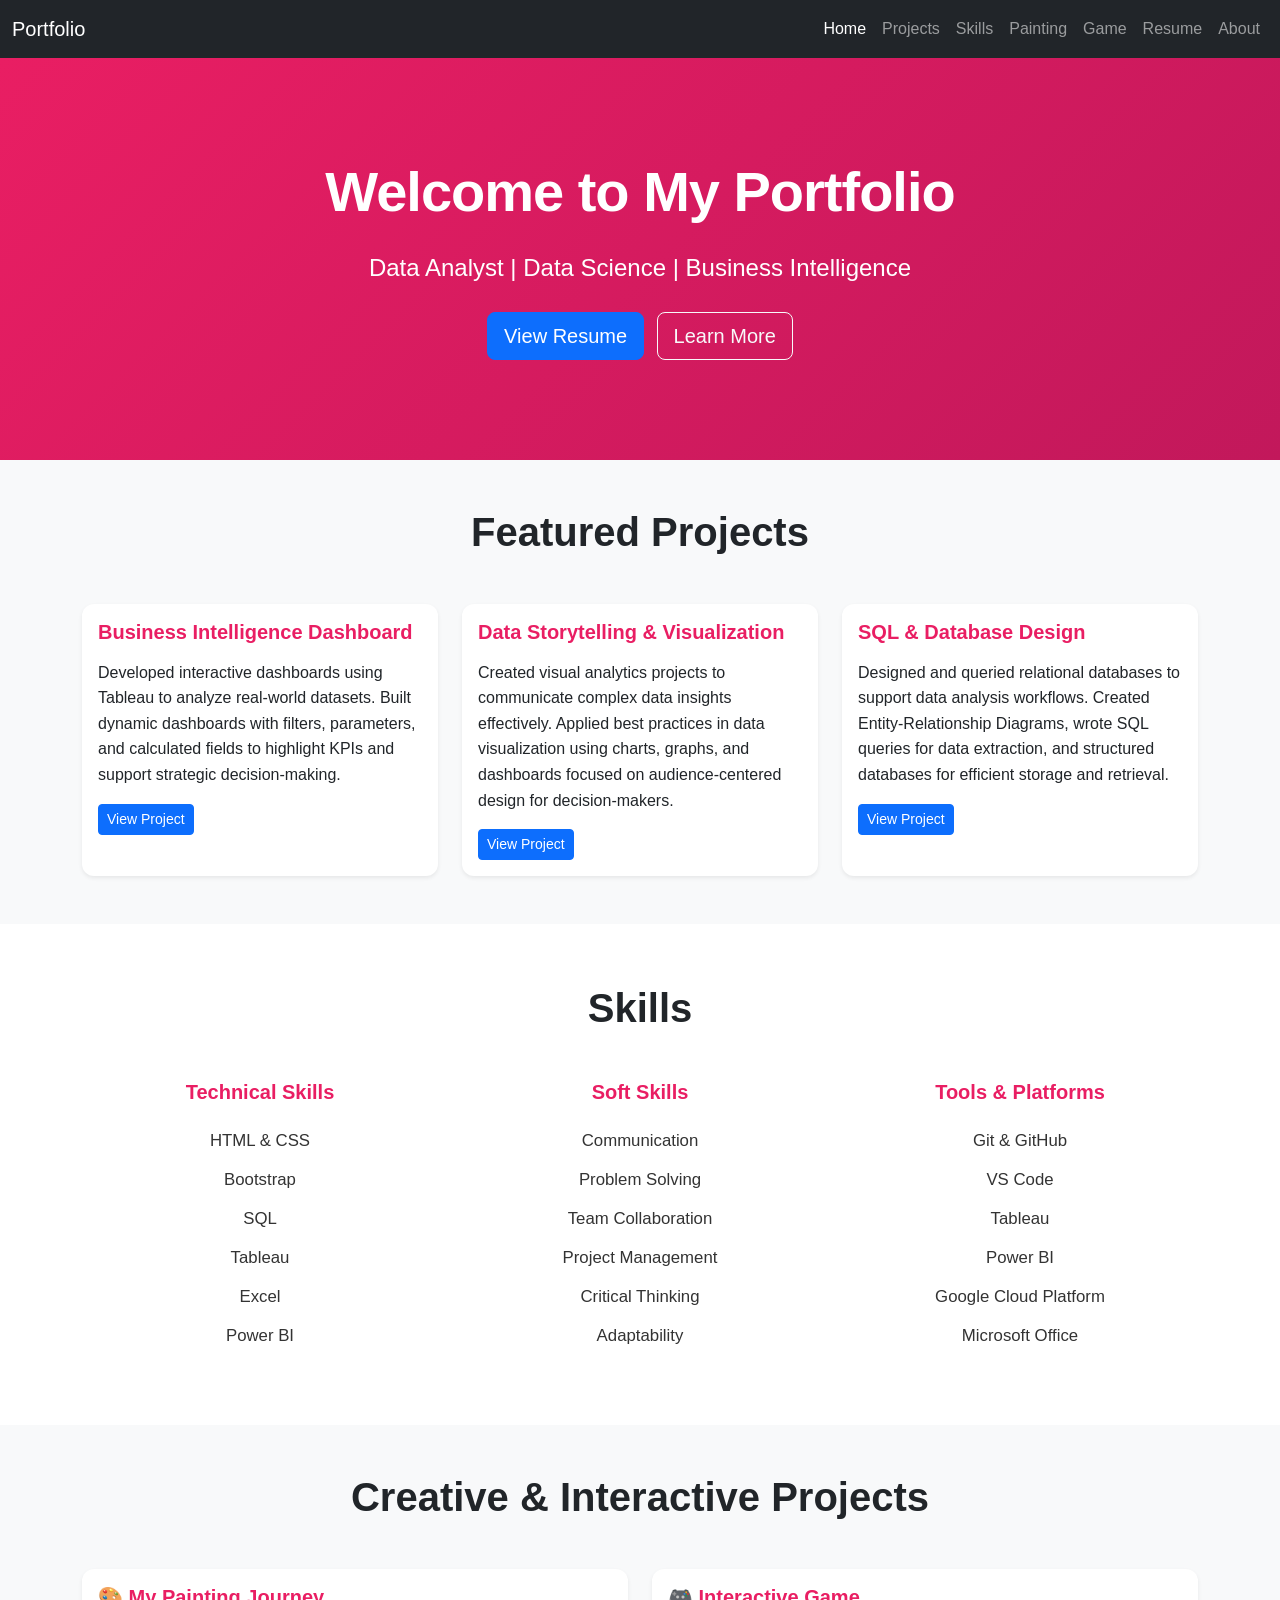
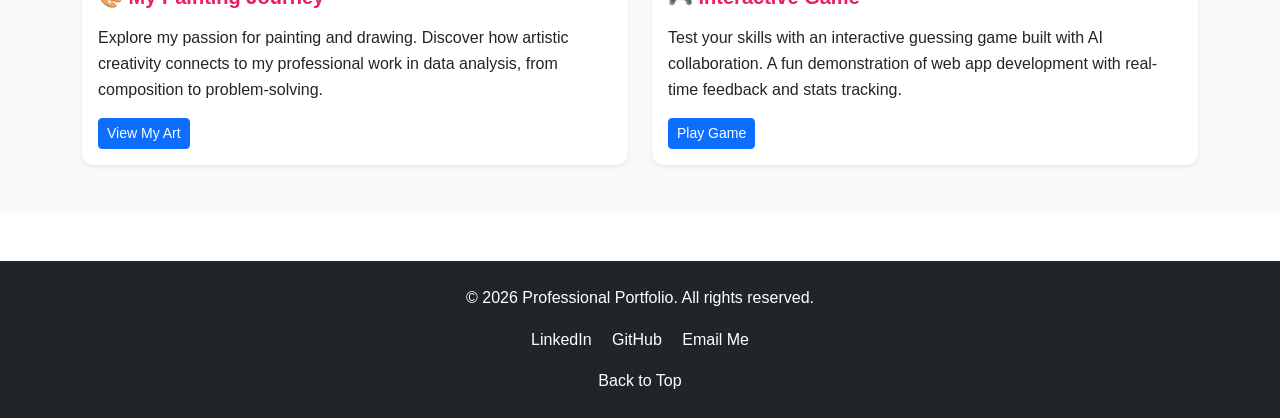
<file: index.html>
<!DOCTYPE html>
<html lang="en">
<head>
    <meta charset="UTF-8">
    <meta name="viewport" content="width=device-width, initial-scale=1.0">
    <title>Professional Portfolio</title>
    <!-- Bootstrap CSS Framework for responsive design and pre-built components -->
    <link href="https://cdn.jsdelivr.net/npm/bootstrap@5.3.0/dist/css/bootstrap.min.css" rel="stylesheet">
    <!-- Custom CSS with pink theme and animations -->
    <link rel="stylesheet" href="https://mwardledugan.github.io/WebDev-Project/css/style.css">
</head>
<!-- body id="top" added to enable "Back to Top" anchor link functionality -->
<body id="top">
    <!-- Navigation Bar -->
    <nav class="navbar navbar-expand-lg navbar-dark bg-dark">
        <div class="container-fluid">
            <a class="navbar-brand" href="index.html">Portfolio</a>
            <button class="navbar-toggler" type="button" data-bs-toggle="collapse" data-bs-target="#navbarNav" aria-controls="navbarNav" aria-expanded="false" aria-label="Toggle navigation">
                <span class="navbar-toggler-icon"></span>
            </button>
            <div class="collapse navbar-collapse" id="navbarNav">
                <ul class="navbar-nav ms-auto">
                    <li class="nav-item">
                        <a class="nav-link active" aria-current="page" href="index.html">Home</a>
                    </li>
                    <li class="nav-item">
                        <a class="nav-link" href="#projects">Projects</a>
                    </li>
                    <li class="nav-item">
                        <a class="nav-link" href="#skills">Skills</a>
                    </li>
                    <li class="nav-item">
                        <a class="nav-link" href="#painting">Painting</a>
                    </li>
                    <li class="nav-item">
                        <a class="nav-link" href="#game">Game</a>
                    </li>
                    <li class="nav-item">
                        <a class="nav-link" href="resume.html">Resume</a>
                    </li>
                    <li class="nav-item">
                        <a class="nav-link" href="about.html">About</a>
                    </li>
                </ul>
            </div>
        </div>
    </nav>

    <!-- Hero Section: Eye-catching landing area with gradient background to make strong first impression -->
    <section class="hero-section text-white text-center py-5">
        <div class="container">
            <h1 class="display-4 mb-4">Welcome to My Portfolio</h1>
            <p class="lead mb-4">Data Analyst | Data Science | Business Intelligence</p>
            <!-- Primary CTA buttons to guide visitors to key pages -->
            <a href="resume.html" class="btn btn-primary btn-lg me-2">View Resume</a>
            <a href="about.html" class="btn btn-outline-light btn-lg">Learn More</a>
        </div>
    </section>

    <!-- Featured Projects Section: Showcases 3 main data analysis projects -->
    <!-- id="projects" enables anchor linking from "View Web Projects" button on home page -->
    <section class="projects-section py-5 bg-light">
        <div class="container">
            <h2 class="text-center mb-5" id="projects">Featured Projects</h2>
            <!-- Bootstrap grid layout: 3 equal columns on medium+ screens, responsive on smaller screens -->
            <div class="row g-4">
                <!-- Project Card 1: Tableau Dashboard -->
                <div class="col-md-4">
                    <div class="card h-100 shadow-sm">
                        <div class="card-body">
                            <h5 class="card-title">Business Intelligence Dashboard</h5>
                            <p class="card-text">Developed interactive dashboards using Tableau to analyze real-world datasets. Built dynamic dashboards with filters, parameters, and calculated fields to highlight KPIs and support strategic decision-making.</p>
                            <!-- target="_blank" opens link in new tab so portfolio page remains open -->
                            <a href="https://public.tableau.com/app/profile/maisa.wardle.dugan/vizzes" target="_blank" class="btn btn-sm btn-primary">View Project</a>
                        </div>
                    </div>
                </div>
                <!-- Project Card 2: Data Visualization -->
                <div class="col-md-4">
                    <div class="card h-100 shadow-sm">
                        <div class="card-body">
                            <h5 class="card-title">Data Storytelling & Visualization</h5>
                            <p class="card-text">Created visual analytics projects to communicate complex data insights effectively. Applied best practices in data visualization using charts, graphs, and dashboards focused on audience-centered design for decision-makers.</p>
                            <a href="https://lucid.app/lucidchart/390b16af-13e2-4447-8d73-1edf1f7583e7/edit?invitationId=inv_c06e3e0e-b112-4a22-981c-4b9679cc38e8" target="_blank" class="btn btn-sm btn-primary">View Project</a>
                        </div>
                    </div>
                </div>
                <!-- Project Card 3: SQL & Database Design -->
                <div class="col-md-4">
                    <div class="card h-100 shadow-sm">
                        <div class="card-body">
                            <h5 class="card-title">SQL & Database Design</h5>
                            <p class="card-text">Designed and queried relational databases to support data analysis workflows. Created Entity-Relationship Diagrams, wrote SQL queries for data extraction, and structured databases for efficient storage and retrieval.</p>
                            <a href="https://data.world/mwardled/sql-project" target="_blank" class="btn btn-sm btn-primary">View Project</a>
                        </div>
                    </div>
                </div>
            </div>
        </div>
    </section>

    <!-- Skills Section -->
    <section class="skills-section py-5">
        <div class="container">
            <h2 class="text-center mb-5" id="skills">Skills</h2>
            <div class="row">
                <div class="col-md-4 text-center">
                    <h5>Technical Skills</h5>
                    <ul class="list-unstyled mt-3">
                        <li>HTML & CSS</li>
                        <li>Bootstrap</li>
                        <li>SQL</li>
                        <li>Tableau</li>
                        <li>Excel</li>  
                        <li>Power BI</li>
                    </ul>
                </div>
                <div class="col-md-4 text-center">
                    <h5>Soft Skills</h5>
                    <ul class="list-unstyled mt-3">
                        <li>Communication</li>
                        <li>Problem Solving</li>
                        <li>Team Collaboration</li>
                        <li>Project Management</li>
                        <li>Critical Thinking</li>
                        <li>Adaptability</li>
                    </ul>
                </div>
                <div class="col-md-4 text-center">
                    <h5>Tools & Platforms</h5>
                    <ul class="list-unstyled mt-3">
                        <li>Git & GitHub</li>
                        <li>VS Code</li>
                        <li>Tableau</li>
                        <li>Power BI</li>
                        <li>Google Cloud Platform</li>
                        <li>Microsoft Office</li>

                    </ul>
                </div>
            </div>
        </div>
    </section>

    <!-- Creative & Interactive Section -->
    <section class="projects-section py-5 bg-light">
        <div class="container">
            <h2 class="text-center mb-5">Creative & Interactive Projects</h2>
            <div class="row g-4">
                <div class="col-md-6" id="painting">
                    <div class="card h-100 shadow-sm">
                        <div class="card-body">
                            <h5 class="card-title">🎨 My Painting Journey</h5>
                            <p class="card-text">Explore my passion for painting and drawing. Discover how artistic creativity connects to my professional work in data analysis, from composition to problem-solving.</p>
                            <a href="scratch-page/index.html" target="_blank" class="btn btn-sm btn-primary">View My Art</a>
                        </div>
                    </div>
                </div>
                <div class="col-md-6" id="game">
                    <div class="card h-100 shadow-sm">
                        <div class="card-body">
                            <h5 class="card-title">🎮 Interactive Game</h5>
                            <p class="card-text">Test your skills with an interactive guessing game built with AI collaboration. A fun demonstration of web app development with real-time feedback and stats tracking.</p>
                            <a href="web-app/index.html" target="_blank" class="btn btn-sm btn-primary">Play Game</a>
                        </div>
                    </div>
                </div>
            </div>
        </div>
    </section>
    <footer class="bg-dark text-white text-center py-4 mt-5">
        <div class="container">
            <p>&copy; 2026 Professional Portfolio. All rights reserved.</p>
            <!-- Social media links for professional networking and contact -->
            <div class="social-links mt-3">
                <a href="https://www.linkedin.com/in/maisa-wardle-dugan-4659781a5/" target="_blank" class="text-white me-3">LinkedIn</a>
                <a href="https://github.com/mwardledugan/WebDev-Project" target="_blank" class="text-white me-3">GitHub</a>
                <a href="mailto:mwardled@byu.edu" class="text-white">Email Me</a>
            </div>
            <!-- "Back to Top" link anchors to id="top" on body tag for smooth user navigation -->
            <div class="mt-3">
                <a href="#top" class="text-white">Back to Top</a>
            </div>
        </div>
    </footer>

    <!-- Smooth scrolling for anchor links with navbar offset -->
    <script>
        document.querySelectorAll('a[href^="#"]').forEach(anchor => {
            anchor.addEventListener('click', function (e) {
                const href = this.getAttribute('href');
                if (href !== '#' && href.length > 1) {
                    e.preventDefault();
                    const target = document.querySelector(href);
                    if (target) {
                        const navbar = document.querySelector('.navbar');
                        const navbarHeight = navbar ? navbar.offsetHeight : 0;
                        const targetPosition = target.offsetTop - navbarHeight - 20;
                        window.scrollTo({
                            top: targetPosition,
                            behavior: 'smooth'
                        });
                    }
                }
            });
        });
    </script>

    <!-- Bootstrap JavaScript bundle enables responsive navigation and interactive components -->
    <script src="https://cdn.jsdelivr.net/npm/bootstrap@5.3.0/dist/js/bootstrap.bundle.min.js"></script>
</body>
</html>
</file>
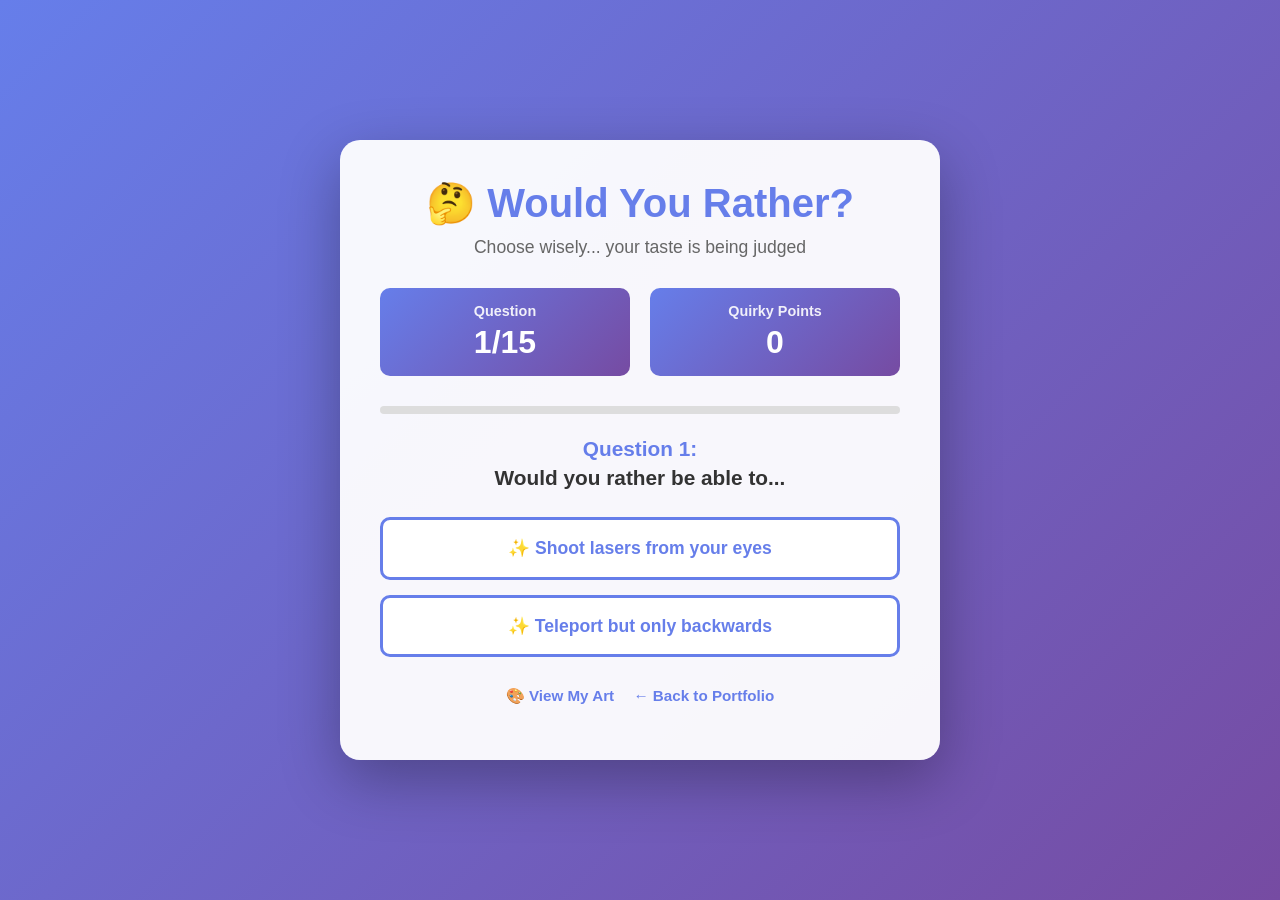
<file: web-app/index.html>
<!DOCTYPE html>
<html lang="en">
<head>
    <meta charset="UTF-8">
    <meta name="viewport" content="width=device-width, initial-scale=1.0">
    <title>Would You Rather Game</title>
    <style>
        * {
            margin: 0;
            padding: 0;
            box-sizing: border-box;
        }

        body {
            font-family: 'Segoe UI', Tahoma, Geneva, Verdana, sans-serif;
            background: linear-gradient(135deg, #667eea 0%, #764ba2 100%);
            height: 100vh;
            display: flex;
            flex-direction: column;
            justify-content: center;
            align-items: center;
            padding: 20px;
            overflow: auto;
        }

        .container {
            background: rgba(255, 255, 255, 0.95);
            border-radius: 20px;
            box-shadow: 0 20px 60px rgba(0, 0, 0, 0.3);
            max-width: 600px;
            width: 100%;
            padding: 40px;
            text-align: center;
        }

        h1 {
            color: #667eea;
            margin-bottom: 10px;
            font-size: 2.5rem;
        }

        .subtitle {
            color: #666;
            margin-bottom: 30px;
            font-size: 1.1rem;
        }

        .score-board {
            display: flex;
            justify-content: space-around;
            margin-bottom: 30px;
            gap: 20px;
        }

        .score-item {
            background: linear-gradient(135deg, #667eea 0%, #764ba2 100%);
            color: white;
            padding: 15px 25px;
            border-radius: 10px;
            font-weight: bold;
            flex: 1;
        }

        .score-label {
            font-size: 0.9rem;
            opacity: 0.9;
            margin-bottom: 5px;
        }

        .score-value {
            font-size: 2rem;
        }

        .question-container {
            margin-bottom: 30px;
        }

        .question {
            font-size: 1.3rem;
            color: #333;
            margin-bottom: 25px;
            font-weight: 600;
            line-height: 1.4;
        }

        .question-number {
            color: #667eea;
            font-weight: 700;
        }

        .options {
            display: flex;
            flex-direction: column;
            gap: 15px;
        }

        .option-btn {
            background: white;
            border: 3px solid #667eea;
            color: #667eea;
            padding: 15px 20px;
            border-radius: 10px;
            font-size: 1.1rem;
            font-weight: 600;
            cursor: pointer;
            transition: all 0.3s ease;
            text-align: center;
            line-height: 1.5;
        }

        .option-btn:hover {
            background: #667eea;
            color: white;
            transform: translateY(-3px);
            box-shadow: 0 10px 20px rgba(102, 126, 234, 0.3);
        }

        .option-btn:active {
            transform: translateY(0);
        }

        .judgment {
            background: linear-gradient(135deg, #ffd89b 0%, #19547b 100%);
            color: #333;
            padding: 20px;
            border-radius: 10px;
            margin-bottom: 20px;
            font-size: 1.1rem;
            font-weight: 600;
            display: none;
        }

        .judgment.show {
            display: block;
            animation: slideIn 0.5s ease;
        }

        @keyframes slideIn {
            from {
                opacity: 0;
                transform: translateY(-10px);
            }
            to {
                opacity: 1;
                transform: translateY(0);
            }
        }

        .results-screen {
            display: none;
            animation: slideIn 0.5s ease;
        }

        .results-screen.show {
            display: block;
        }

        .results-screen h2 {
            color: #667eea;
            font-size: 2rem;
            margin-bottom: 20px;
        }

        .personality {
            background: linear-gradient(135deg, #667eea 0%, #764ba2 100%);
            color: white;
            padding: 20px;
            border-radius: 10px;
            margin-bottom: 20px;
            font-size: 1.1rem;
            line-height: 1.6;
        }

        .personality-title {
            font-weight: 700;
            font-size: 1.3rem;
            margin-bottom: 10px;
        }

        .button-group {
            display: flex;
            gap: 10px;
            justify-content: center;
        }

        .btn {
            background: linear-gradient(135deg, #667eea 0%, #764ba2 100%);
            color: white;
            border: none;
            padding: 12px 30px;
            border-radius: 8px;
            font-size: 1rem;
            font-weight: 600;
            cursor: pointer;
            transition: all 0.3s ease;
        }

        .btn:hover {
            transform: translateY(-3px);
            box-shadow: 0 10px 20px rgba(102, 126, 234, 0.4);
        }

        .btn-secondary {
            background: white;
            color: #667eea;
            border: 2px solid #667eea;
        }

        .back-link {
            margin-top: 30px;
        }

        .back-link a {
            color: #667eea;
            text-decoration: none;
            font-weight: 600;
            transition: color 0.3s ease;
        }

        .back-link a:hover {
            color: white;
        }

        .progress-bar {
            width: 100%;
            height: 8px;
            background: #ddd;
            border-radius: 10px;
            margin-bottom: 20px;
            overflow: hidden;
        }

        .progress-fill {
            height: 100%;
            background: linear-gradient(90deg, #667eea 0%, #764ba2 100%);
            width: 0%;
            transition: width 0.3s ease;
        }

        @media (max-width: 600px) {
            .container {
                padding: 25px;
            }

            h1 {
                font-size: 2rem;
            }

            .question {
                font-size: 1.1rem;
            }

            .option-btn {
                font-size: 1rem;
                padding: 12px 15px;
            }
        }
    </style>
</head>
<body>
    <div class="container">
        <h1>🤔 Would You Rather?</h1>
        <p class="subtitle">Choose wisely... your taste is being judged</p>

        <div class="score-board">
            <div class="score-item">
                <div class="score-label">Question</div>
                <div class="score-value"><span id="currentQuestion">1</span>/15</div>
            </div>
            <div class="score-item">
                <div class="score-label">Quirky Points</div>
                <div class="score-value" id="quirkyScore">0</div>
            </div>
        </div>

        <div class="progress-bar">
            <div class="progress-fill" id="progressFill"></div>
        </div>

        <div id="gameContainer">
            <div class="judgment" id="judgment"></div>
            <div class="question-container">
                <p class="question">
                    <span class="question-number">Question <span id="questionNum">1</span>:</span><br>
                    <span id="questionText"></span>
                </p>
                <div class="options">
                    <button class="option-btn" id="option1" onclick="answerQuestion(1)"></button>
                    <button class="option-btn" id="option2" onclick="answerQuestion(2)"></button>
                </div>
            </div>
        </div>

        <div class="results-screen" id="resultsScreen">
            <h2>Game Over! 🎉</h2>
            <div class="personality">
                <div class="personality-title" id="personalityTitle"></div>
                <div id="personalityDesc"></div>
            </div>
            <p style="color: #666; margin-bottom: 20px; font-size: 1.1rem;">
                You earned <strong id="finalScore">0</strong> Quirky Points!
            </p>
            <div class="button-group">
                <button class="btn" onclick="startGame()">Play Again</button>
                <button class="btn btn-secondary" onclick="goHome()">Back to Home</button>
            </div>
        </div>

        <div class="back-link">
            <p style="margin-bottom: 15px; font-size: 0.95rem;">
                <a href="../scratch-page/index.html" target="_blank" style="color: #667eea; text-decoration: none; margin-right: 15px; font-weight: 600;">🎨 View My Art</a>
                <a href="../index.html" style="color: #667eea; text-decoration: none; font-weight: 600;">← Back to Portfolio</a>
            </p>
        </div>
    </div>

    <script>
        const allQuestions = [
            {
                question: "Would you rather have spaghetti for hair...",
                option1: "Spaghetti for hair (always cooked)",
                option2: "Maple syrup for sweat",
                quirky1: 0,
                quirky2: 3,
                judgment1: "Classic choice! At least you can eat your mistakes.",
                judgment2: "Bold! Your gym sessions would be sticky situations."
            },
            {
                question: "Would you rather live in a world where...",
                option1: "Everyone walks backwards",
                option2: "Everyone communicates in rhymes",
                quirky1: 0,
                quirky2: 4,
                judgment1: "Practical! You'd see where you've been.",
                judgment2: "Poetic! You're a true wordsmith."
            },
            {
                question: "Would you rather have...",
                option1: "Tiny hands (permanently)",
                option2: "Giant feet (permanently)",
                quirky1: 0,
                quirky2: 2,
                judgment1: "Small but mighty! You're thinking big despite the obstacles.",
                judgment2: "Great for balance... and kicking stuff."
            },
            {
                question: "Would you rather be able to...",
                option1: "Speak to animals",
                option2: "Speak all human languages",
                quirky1: 1,
                quirky2: 0,
                judgment1: "Adventurous! Ready for the barnyard gossip?",
                judgment2: "Practical! You're the diplomat."
            },
            {
                question: "Would you rather have to wear...",
                option1: "Roller skates everywhere (permanently)",
                option2: "A tiara at all times (permanently)",
                quirky1: 0,
                quirky2: 3,
                judgment1: "Speedy! Are you training for the Olympics?",
                judgment2: "Majestic! You rule the world!"
            },
            {
                question: "Would you rather live in a house made of...",
                option1: "Candy that tastes good but never spoils",
                option2: "Ice that never melts",
                quirky1: 1,
                quirky2: 0,
                judgment1: "Sweet! Your dental bills would be WILD.",
                judgment2: "Cool choice! Literally."
            },
            {
                question: "Would you rather be able to...",
                option1: "Control the weather with your mind",
                option2: "Read everyone's thoughts",
                quirky1: 2,
                quirky2: 3,
                judgment1: "Powerful! You're a weather god.",
                judgment2: "Risky! Some thoughts should stay private."
            },
            {
                question: "Would you rather have to take...",
                option1: "A vacation to a place with no internet (2 weeks)",
                option2: "A vacation where it rains everywhere you go",
                quirky1: 0,
                quirky2: 2,
                judgment1: "Brave! Can you survive the digital detox?",
                judgment2: "Romantic! Rainy days are peaceful."
            },
            {
                question: "Would you rather have as a pet...",
                option1: "A miniature dragon",
                option2: "A unicorn that talks",
                quirky1: 4,
                quirky2: 4,
                judgment1: "Fire-breathing bestie! Epic choice!",
                judgment2: "Magical friend! True fantasies here!"
            },
            {
                question: "Would you rather be forced to...",
                option1: "Always wear mismatched socks",
                option2: "Always walk in zigzags",
                quirky1: 0,
                quirky2: 3,
                judgment1: "Fashion rebel! Chaotic neutral.",
                judgment2: "Ultimate weirdo! Love the commitment!"
            },
            {
                question: "Would you rather have...",
                option1: "Eternal hiccups",
                option2: "Permanent loud burps after eating",
                quirky1: 2,
                quirky2: 3,
                judgment1: "Annoying but quirky!",
                judgment2: "At least you'll clear a room!"
            },
            {
                question: "Would you rather live...",
                option1: "In a castle made of jello",
                option2: "In a tree house that's upside down",
                quirky1: 3,
                quirky2: 3,
                judgment1: "Bouncy! Different vibe.",
                judgment2: "Dizzy living! I like your style."
            },
            {
                question: "Would you rather be able to...",
                option1: "Shoot lasers from your eyes",
                option2: "Teleport but only backwards",
                quirky1: 2,
                quirky2: 3,
                judgment1: "Classic superpower! Nice choice.",
                judgment2: "Accidentally hilarious! I love it."
            },
            {
                question: "Would you rather have...",
                option1: "Wings made of feathers that fall out every week",
                option2: "Fins instead of arms",
                quirky1: 2,
                quirky2: 3,
                judgment1: "Maintenance nightmare, but cool!",
                judgment2: "Communication skills might suffer."
            },
            {
                question: "Would you rather spend a day...",
                option1: "Speaking like a pirate",
                option2: "Walking like a penguin",
                quirky1: 2,
                quirky2: 3,
                judgment1: "Ahoy, quirky sailor!",
                judgment2: "Waddling is the only way!"
            },
            {
                question: "Would you rather have...",
                option1: "Hair that changes color with your mood",
                option2: "Skin that glows in the dark",
                quirky1: 2,
                quirky2: 3,
                judgment1: "Built-in mood ring! Smart.",
                judgment2: "Forever the life of the party!"
            },
            {
                question: "Would you rather be cursed to...",
                option1: "Only eat foods that are blue",
                option2: "Only eat foods that smell weird",
                quirky1: 0,
                quirky2: 2,
                judgment1: "Blueberries for life! Could be worse.",
                judgment2: "Adventurous palate you'll have."
            },
            {
                question: "Would you rather have to...",
                option1: "Narrate your own life out loud",
                option2: "Live in slow motion",
                quirky1: 3,
                quirky2: 2,
                judgment1: "Full comedy channel vibes!",
                judgment2: "The ultimate chill life."
            },
            {
                question: "Would you rather live in a world where...",
                option1: "Gravity works sideways",
                option2: "Time moves in reverse",
                quirky1: 3,
                quirky2: 2,
                judgment1: "Physics chaos! I'm here for it.",
                judgment2: "Second chances galore!"
            },
            {
                question: "Would you rather have...",
                option1: "A pet rock that tells jokes",
                option2: "A pet cloud that rains ice cream",
                quirky1: 2,
                quirky2: 3,
                judgment1: "Comedy gold right there.",
                judgment2: "Dessert from the sky? YES!"
            },
            {
                question: "Would you rather be able to...",
                option1: "Turn invisible when you sneeze",
                option2: "Turn into a cactus when scared",
                quirky1: 2,
                quirky2: 3,
                judgment1: "Perfect for ninjas with allergies!",
                judgment2: "Emotional defense mechanism!"
            },
            {
                question: "Would you rather have...",
                option1: "Spaghetti arms that grow back",
                option2: "Pasta legs that bend like noodles",
                quirky1: 2,
                quirky2: 3,
                judgment1: "Flexible AND delicious!",
                judgment2: "Acrobatics on a new level!"
            },
            {
                question: "Would you rather live...",
                option1: "In a house where everything is on the ceiling",
                option2: "In a house that rotates every hour",
                quirky1: 2,
                quirky2: 3,
                judgment1: "Brain-bending but doable!",
                judgment2: "Constant redecoration vibes."
            },
            {
                question: "Would you rather have to...",
                option1: "Wear your shoes on the wrong feet",
                option2: "Wear your clothes backwards",
                quirky1: 0,
                quirky2: 2,
                judgment1: "Balance training activated!",
                judgment2: "Fashion statement incoming!"
            },
            {
                question: "Would you rather be able to...",
                option1: "Communicate with plants",
                option2: "Dance and make the ground shake",
                quirky1: 2,
                quirky2: 3,
                judgment1: "Garden gossip unlocked!",
                judgment2: "Every step is a performance!"
            },
            {
                question: "Would you rather have...",
                option1: "Magnets for hands that attract metal",
                option2: "Suction cups for feet that stick anywhere",
                quirky1: 2,
                quirky2: 3,
                judgment1: "Industrial accident waiting to happen!",
                judgment2: "Spider-person achievement!"
            },
            {
                question: "Would you rather live in a world where...",
                option1: "Everyone has to wear wigs",
                option2: "Everyone has to speak in accents",
                quirky1: 0,
                quirky2: 3,
                judgment1: "Fashion chaos every day!",
                judgment2: "Talking becomes theatrical!"
            },
            {
                question: "Would you rather be able to...",
                option1: "Smell colors",
                option2: "See sounds",
                quirky1: 2,
                quirky2: 3,
                judgment1: "Synesthesia deluxe!",
                judgment2: "Music would never look the same!"
            },
            {
                question: "Would you rather have...",
                option1: "Antennae that pick up radio signals",
                option2: "A tail that responds to your emotions",
                quirky1: 2,
                quirky2: 3,
                judgment1: "Built-in entertainment system!",
                judgment2: "No hiding your feelings now!"
            },
            {
                question: "Would you rather be cursed to...",
                option1: "Speak in rhyming couplets forever",
                option2: "Only communicate through interpretive dance",
                quirky1: 2,
                quirky2: 3,
                judgment1: "Poetic chaos incoming!",
                judgment2: "You're basically a performance artist now."
            },
            {
                question: "Would you rather have...",
                option1: "Lightning bolts for fingernails",
                option2: "Flowers that bloom wherever you step",
                quirky1: 2,
                quirky2: 2,
                judgment1: "Electrifying personality!",
                judgment2: "You're basically a forest deity!"
            },
            {
                question: "Would you rather live...",
                option1: "In a world of permanent twilight",
                option2: "In a world that's always noon",
                quirky1: 3,
                quirky2: 3,
                judgment1: "Cozy vibes forever!",
                judgment2: "Vitamin D city!"
            },
            {
                question: "Would you rather be able to...",
                option1: "Make things levitate with your thoughts",
                option2: "Turn anything temporarily edible",
                quirky1: 3,
                quirky2: 3,
                judgment1: "Telekinetic hero!",
                judgment2: "Never go hungry again!"
            },
            {
                question: "Would you rather have...",
                option1: "Eyes that change based on your mood",
                option2: "Hair that moves independently",
                quirky1: 2,
                quirky2: 2,
                judgment1: "Built-in emoji face!",
                judgment2: "Your hair has a mind of its own!"
            },
            {
                question: "Would you rather be forced to...",
                option1: "Add sound effects to everything you do",
                option2: "Always have a laugh track following you",
                quirky1: 3,
                quirky2: 3,
                judgment1: "Life is your personal comedy movie!",
                judgment2: "You're the main character forever!"
            },
            {
                question: "Would you rather have...",
                option1: "Glitter that trails when you walk",
                option2: "A rainbow that appears when you jump",
                quirky1: 2,
                quirky2: 3,
                judgment1: "Disco fever all day!",
                judgment2: "You're a human light show!"
            },
            {
                question: "Would you rather be able to...",
                option1: "Shrink or grow at will (mini to giant)",
                option2: "Become any animal for 10 minutes",
                quirky1: 3,
                quirky2: 3,
                judgment1: "Size shifting superhero!",
                judgment2: "Zoo escape artist confirmed!"
            },
            {
                question: "Would you rather have to...",
                option1: "Skip everywhere instead of walk",
                option2: "Crawl everywhere like a crab",
                quirky1: 2,
                quirky2: 3,
                judgment1: "Perpetual playground energy!",
                judgment2: "Sideways walking legend!"
            },
            {
                question: "Would you rather live in a...",
                option1: "House made entirely of candy",
                option2: "House made entirely of clouds",
                quirky1: 3,
                quirky2: 2,
                judgment1: "Willy Wonka's wet dream!",
                judgment2: "Living the dream above the clouds!"
            },
            {
                question: "Would you rather have...",
                option1: "Fingers that shoot confetti",
                option2: "Hands that emit bubbles constantly",
                quirky1: 3,
                quirky2: 2,
                judgment1: "Party animal confirmed!",
                judgment2: "Built-in bubble machine!"
            },
            {
                question: "Would you rather be able to...",
                option1: "Teleport but only downwards",
                option2: "Phase through walls but get stuck sometimes",
                quirky1: 0,
                quirky2: 2,
                judgment1: "Falling is just fast teleporting!",
                judgment2: "Risky wall-walking strategy!"
            },
            {
                question: "Would you rather have...",
                option1: "A voice that echoes like a choir",
                option2: "A laugh that is contagious to everyone within 10 feet",
                quirky1: 2,
                quirky2: 3,
                judgment1: "Harmonious presence!",
                judgment2: "You're basically a laughter bomb!"
            },
            {
                question: "Would you rather live in...",
                option1: "A world where everything is sentient",
                option2: "A world where everything is edible",
                quirky1: 3,
                quirky2: 2,
                judgment1: "Friendship with chairs incoming!",
                judgment2: "Endless snacking possibilities!"
            },
            {
                question: "Would you rather be able to...",
                option1: "Run at cartoon speeds",
                option2: "Jump ridiculously high",
                quirky1: 2,
                quirky2: 2,
                judgment1: "Beep boop zoomies!",
                judgment2: "Michael Jordan has nothing on you!"
            },
            {
                question: "Would you rather have...",
                option1: "Feet that leave glow marks",
                option2: "A shadow that moves independently",
                quirky1: 2,
                quirky2: 3,
                judgment1: "Neon footprint artist!",
                judgment2: "Shadow puppet show 24/7!"
            },
            {
                question: "Would you rather be cursed to...",
                option1: "Always say your thoughts out loud",
                option2: "Always forget what you were saying mid-sentence",
                quirky1: 2,
                quirky2: 0,
                judgment1: "No filter comedy hour!",
                judgment2: "Mysterious vibe established!"
            },
            {
                question: "Would you rather have...",
                option1: "Skin that sparkles in sunlight",
                option2: "Eyes that glow softly in the dark",
                quirky1: 2,
                quirky2: 2,
                judgment1: "Twilight dreams realized!",
                judgment2: "Living nightlight mode!"
            },
            {
                question: "Would you rather be able to...",
                option1: "Talk to inanimate objects",
                option2: "See the history of any object you touch",
                quirky1: 2,
                quirky2: 3,
                judgment1: "Best friend with furniture!",
                judgment2: "Psychometric detective mode!"
            },
            {
                question: "Would you rather have to...",
                option1: "Always move in slow motion",
                option2: "Always be followed by background music",
                quirky1: 0,
                quirky2: 2,
                judgment1: "Ultimate chill lifestyle!",
                judgment2: "You're basically a movie protagonist!"
            }
        ];

        let questions = [];
        let currentQuestionIndex = 0;
        let quirkyScore = 0;
        let answered = false;

        function shuffleArray(array) {
            let shuffled = [...array];
            for (let i = shuffled.length - 1; i > 0; i--) {
                const j = Math.floor(Math.random() * (i + 1));
                [shuffled[i], shuffled[j]] = [shuffled[j], shuffled[i]];
            }
            return shuffled;
        }

        function startGame() {
            questions = shuffleArray(allQuestions).slice(0, 15);
            currentQuestionIndex = 0;
            quirkyScore = 0;
            answered = false;
            document.getElementById('gameContainer').style.display = 'block';
            document.getElementById('resultsScreen').classList.remove('show');
            document.getElementById('judgment').innerHTML = '';
            loadQuestion();
        }

        function loadQuestion() {
            if (currentQuestionIndex >= questions.length) {
                showResults();
                return;
            }

            answered = false;
            const question = questions[currentQuestionIndex];
            document.getElementById('questionText').textContent = question.question;
            document.getElementById('questionNum').textContent = currentQuestionIndex + 1;
            document.getElementById('currentQuestion').textContent = currentQuestionIndex + 1;
            document.getElementById('option1').textContent = '✨ ' + question.option1;
            document.getElementById('option2').textContent = '✨ ' + question.option2;
            document.getElementById('option1').disabled = false;
            document.getElementById('option2').disabled = false;
            document.getElementById('judgment').innerHTML = '';
            document.getElementById('judgment').classList.remove('show');

            // Update progress bar
            const progress = ((currentQuestionIndex) / questions.length) * 100;
            document.getElementById('progressFill').style.width = progress + '%';
        }

        function answerQuestion(optionNum) {
            if (answered) return;
            answered = true;

            const question = questions[currentQuestionIndex];
            let earnedPoints = optionNum === 1 ? question.quirky1 : question.quirky2;
            let judgment = optionNum === 1 ? question.judgment1 : question.judgment2;

            quirkyScore += earnedPoints;
            document.getElementById('quirkyScore').textContent = quirkyScore;

            document.getElementById('judgment').innerHTML = judgment + ' <strong>+' + earnedPoints + ' Quirky Points!</strong>';
            document.getElementById('judgment').classList.add('show');

            document.getElementById('option1').disabled = true;
            document.getElementById('option2').disabled = true;

            setTimeout(() => {
                currentQuestionIndex++;
                loadQuestion();
            }, 1500);
        }

        function showResults() {
            document.getElementById('gameContainer').style.display = 'none';
            document.getElementById('resultsScreen').classList.add('show');
            document.getElementById('finalScore').textContent = quirkyScore;

            let personality = getPersonality(quirkyScore);
            document.getElementById('personalityTitle').textContent = personality.title;
            document.getElementById('personalityDesc').textContent = personality.description;
        }

        function getPersonality(score) {
            if (score >= 45) {
                return {
                    title: '🌈 Ultimate Chaos Agent',
                    description: 'You\'re HILARIOUSLY quirky! You were born to break the mold and make the world more entertaining. Pure chaos energy with a heart of gold. We need more of you!'
                };
            } else if (score >= 40) {
                return {
                    title: '🎪 Certified Weirdo',
                    description: 'You\'re wonderfully unhinged! Your quirk level is off the charts, and you wear it like a badge of honor. Life is your personal comedy show!'
                };
            } else if (score >= 35) {
                return {
                    title: '🎨 Creative Chaos',
                    description: 'You\'re a beautiful mess of creativity and weirdness! Your imagination knows no bounds, and you\'re not afraid to live life on your own terms. Brilliant!'
                };
            } else if (score >= 30) {
                return {
                    title: '🚀 Adventurous Spirit',
                    description: 'You\'re quirky with purpose! You make bold, daring choices and live for the thrill. You\'re the friend everyone wants at a party because you\'re always up for anything!'
                };
            } else if (score >= 25) {
                return {
                    title: '✨ Spirited Rebel',
                    description: 'You\'ve got that perfect mix of fun and practicality. You take risks when it matters, but you also know how to have a good time. Perfectly balanced chaos!'
                };
            } else if (score >= 20) {
                return {
                    title: '⭐ Balanced Adventurer',
                    description: 'You\'re a little bit quirky, a little bit practical, with a healthy dash of adventure. You know how to have fun without losing your grip on reality!'
                };
            } else if (score >= 15) {
                return {
                    title: '🌟 Grounded Explorer',
                    description: 'You\'re mostly sensible with subtle quirky tendencies. You\'re reliable, but you\'re not afraid to color outside the lines once in a while. Solid choices overall!'
                };
            } else if (score >= 10) {
                return {
                    title: '🎯 Pragmatic Soul',
                    description: 'You\'re quite rational and thoughtful in your decisions. You prefer the predictable path, but you\'re open to a little weirdness now and then. That\'s respectable!'
                };
            } else if (score >= 5) {
                return {
                    title: '📚 Wise Conservative',
                    description: 'You\'re very logical and responsible! You think things through carefully before making choices. Boring? Maybe. But the world needs grounded people like you!'
                };
            } else {
                return {
                    title: '🎯 Perfectly Sensible',
                    description: 'You\'re the most rational person here. Extremely practical, logical, and probably make excellent life decisions. But seriously... have you considered being weird just once?'
                };
            }
        }

        function goHome() {
            window.location.href = '../index.html';
        }

        window.onload = startGame;
    </script>
</body>
</html>
</file>
